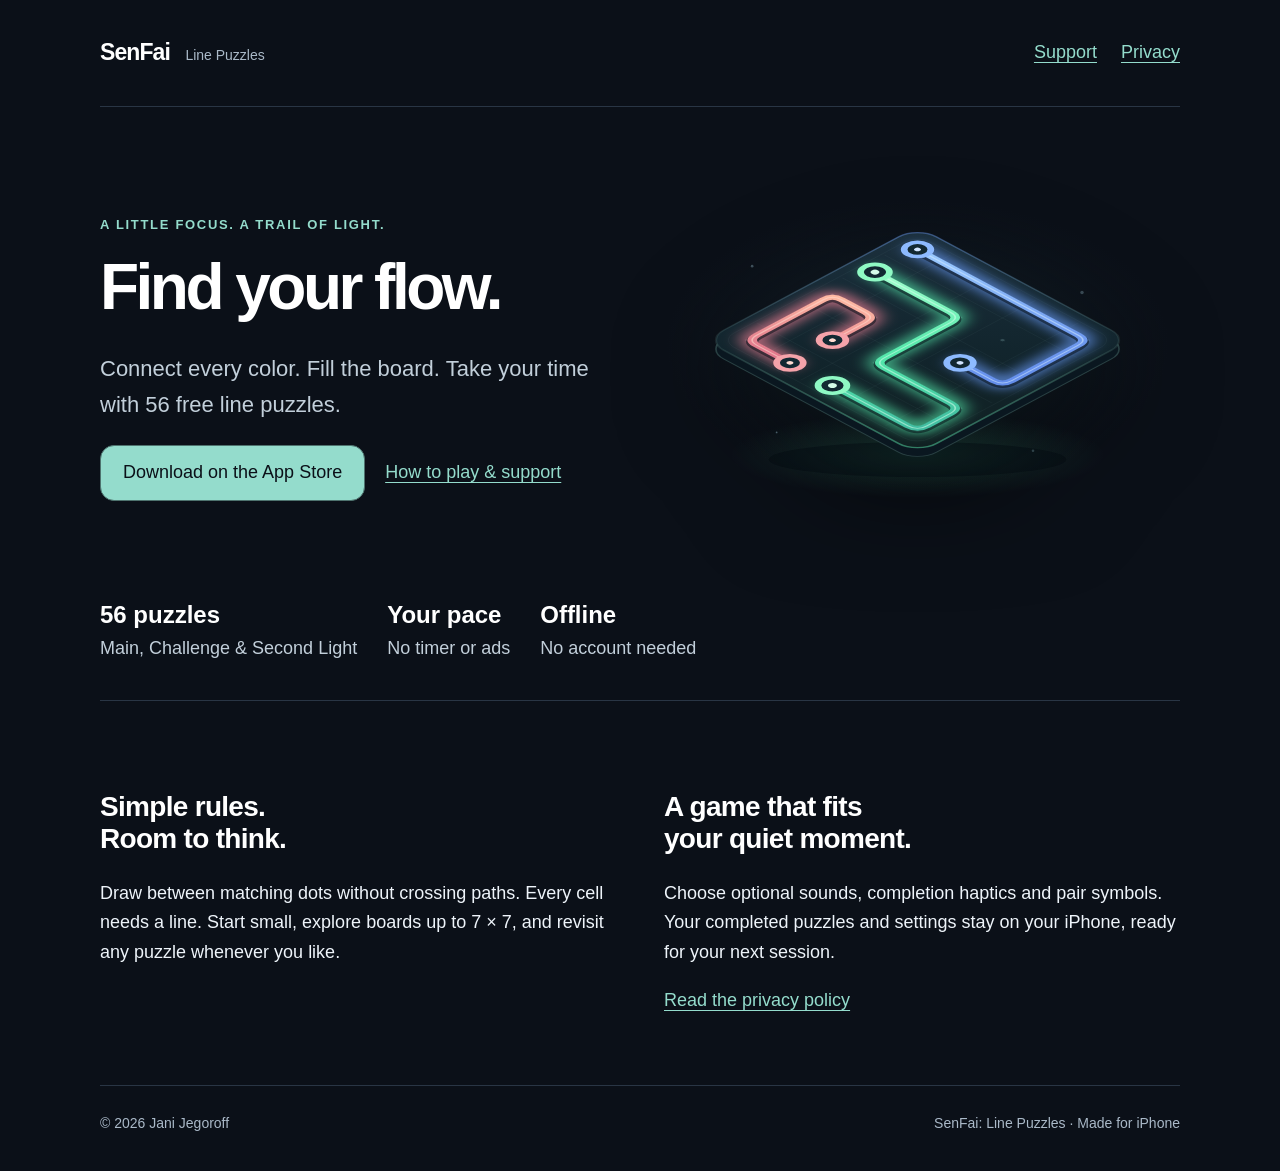
<file: index.html>
<!doctype html>
<html lang="en">
<head>
<meta charset="utf-8">
<meta name="viewport" content="width=device-width,initial-scale=1">
<meta name="description" content="A little focus. A trail of light. SenFai brings 56 free, offline line puzzles to iPhone.">
<meta name="referrer" content="strict-origin-when-cross-origin">
<title>Find your flow · SenFai</title>
<link rel="stylesheet" href="assets/site.css">
</head>
<body>
<a class="skip" href="#main">Skip to content</a>
<header>
<a class="brand" href="index.html">SenFai <span>Line Puzzles</span>
</a>
<nav aria-label="Main navigation">
<a href="support.html" >Support</a>
<a href="privacy.html" >Privacy</a>
</nav>
</header>
<main id="main">
<section class="hero">
<div>
<p class="eyebrow">A little focus. A trail of light.</p>
<h1>Find your flow.</h1>
<p class="lead">Connect every color. Fill the board. Take your time with 56 free line puzzles.</p>
<div class="hero-actions">
<a class="button" href="https://apps.apple.com/app/id6821340109">Download on the App Store</a>
<a href="support.html">How to play &amp; support</a>
</div>
</div>
<img src="assets/first-light.svg" alt="Glowing blue, coral and green paths across a floating puzzle board" width="600" height="360">
</section>
<div class="facts">
<div>
<strong>56 puzzles</strong>Main, Challenge &amp; Second Light</div>
<div>
<strong>Your pace</strong>No timer or ads</div>
<div>
<strong>Offline</strong>No account needed</div>
</div>
<section class="columns">
<div>
<h2>Simple rules.<br>Room to think.</h2>
<p>Draw between matching dots without crossing paths. Every cell needs a line. Start small, explore boards up to 7 × 7, and revisit any puzzle whenever you like.</p>
</div>
<div>
<h2>A game that fits<br>your quiet moment.</h2>
<p>Choose optional sounds, completion haptics and pair symbols. Your completed puzzles and settings stay on your iPhone, ready for your next session.</p>
<a href="privacy.html">Read the privacy policy</a>
</div>
</section>
</main>
<footer>
<span>© 2026 Jani Jegoroff</span>
<span>SenFai: Line Puzzles · Made for iPhone</span>
</footer>
</body>
</html>
</file>
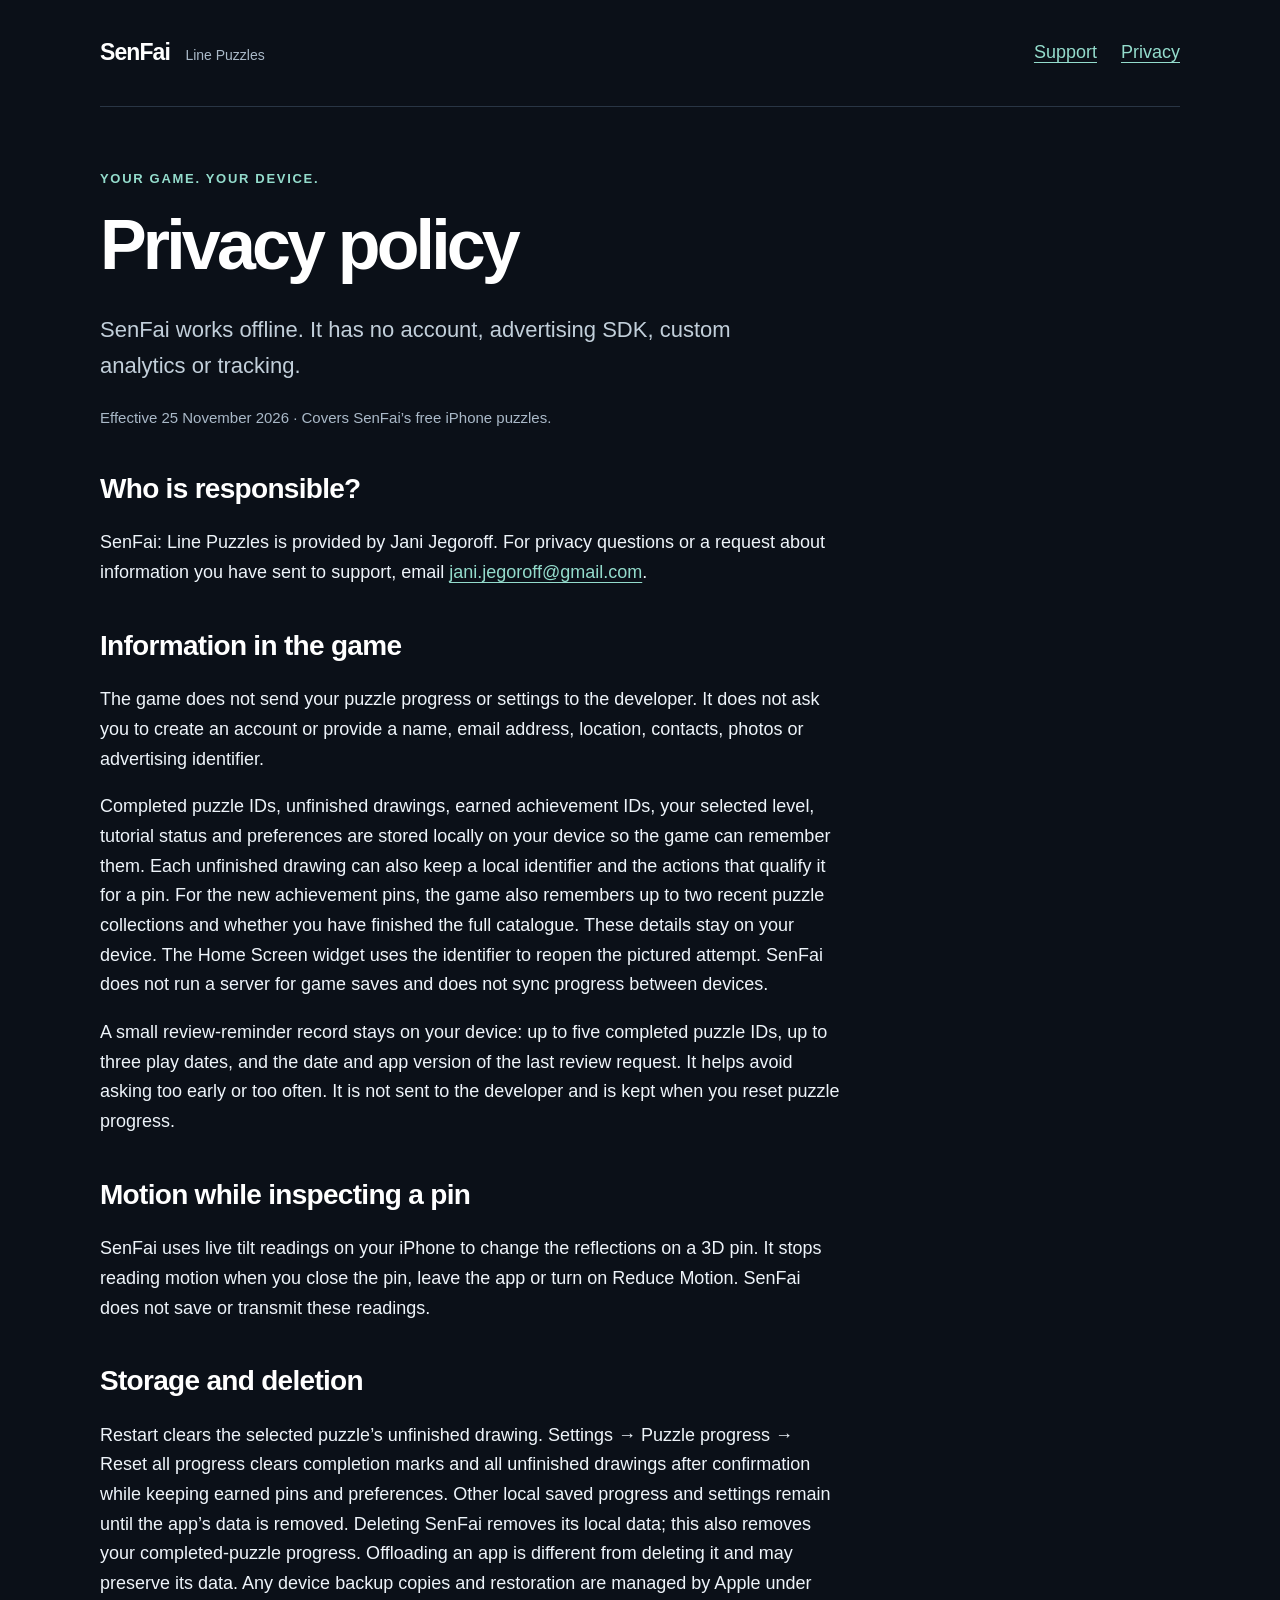
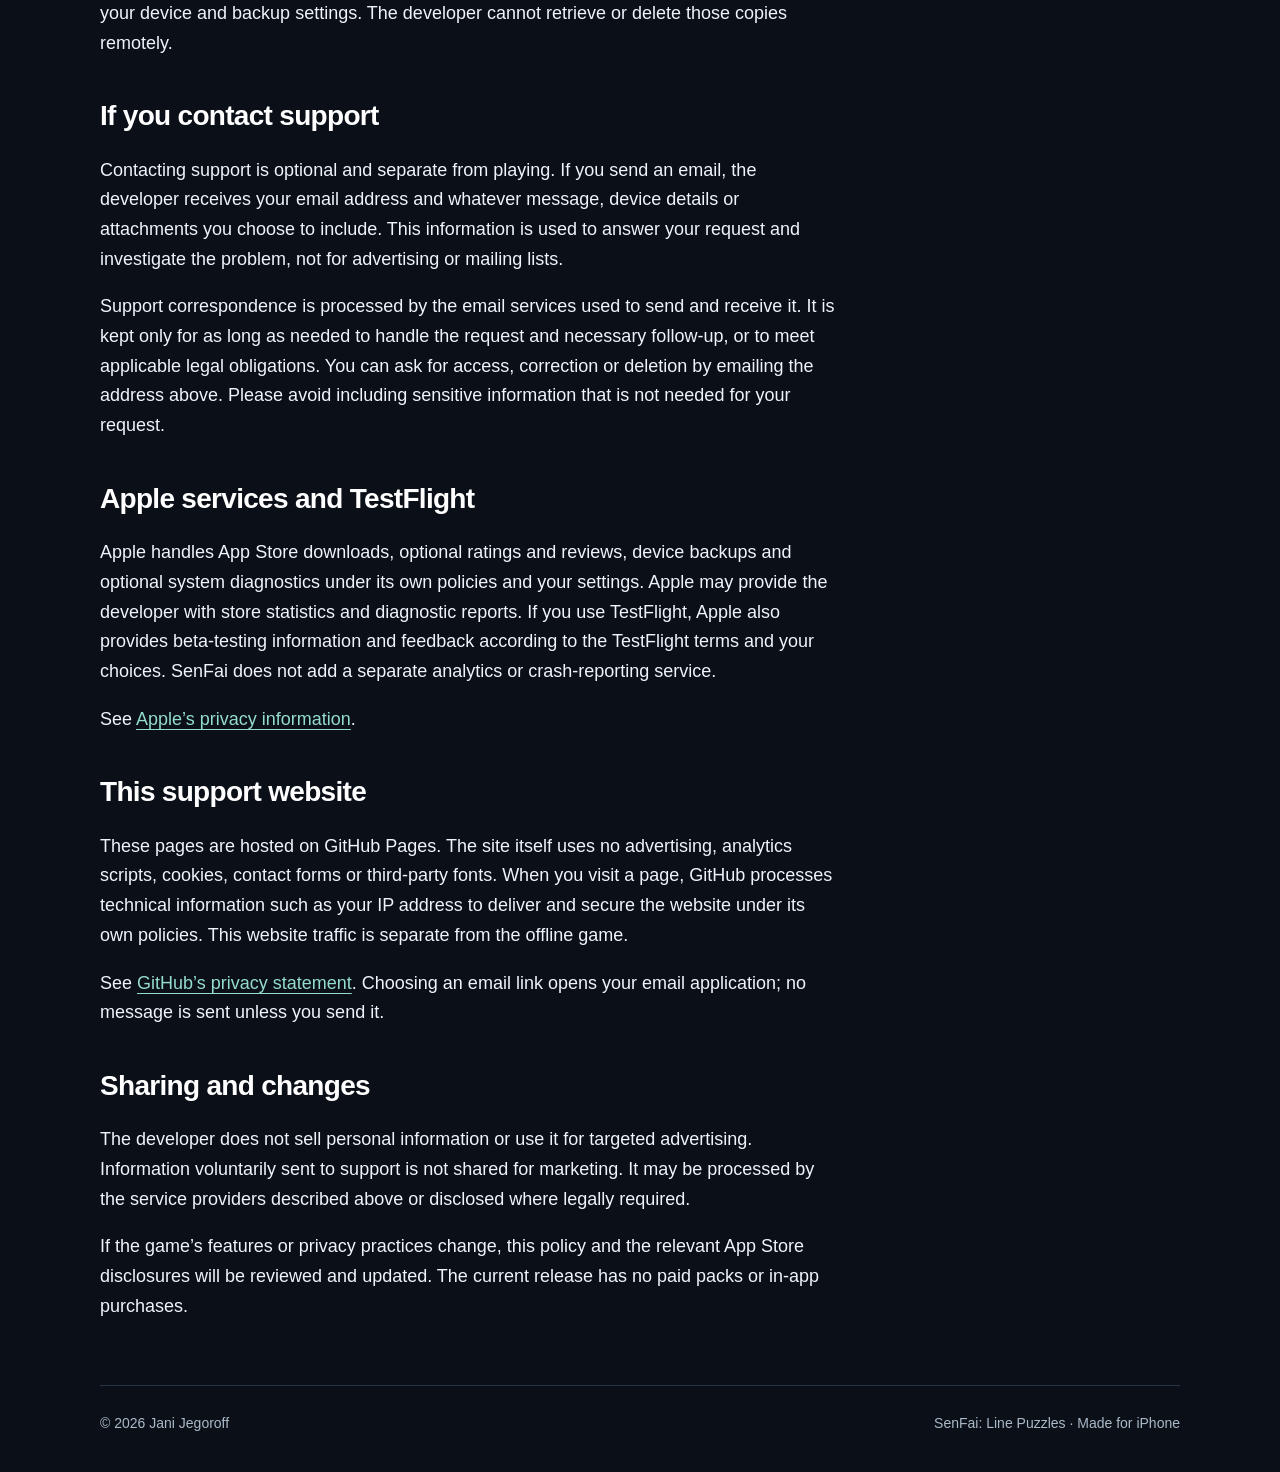
<file: privacy.html>
<!doctype html>
<html lang="en">
<head>
<meta charset="utf-8">
<meta name="viewport" content="width=device-width,initial-scale=1">
<meta name="description" content="How SenFai handles local game progress, optional support correspondence, Apple services and this website.">
<meta name="referrer" content="strict-origin-when-cross-origin">
<title>Privacy policy · SenFai</title>
<link rel="stylesheet" href="assets/site.css">
</head>
<body>
<a class="skip" href="#main">Skip to content</a>
<header>
<a class="brand" href="index.html">SenFai <span>Line Puzzles</span>
</a>
<nav aria-label="Main navigation">
<a href="support.html" >Support</a>
<a href="privacy.html" aria-current="page">Privacy</a>
</nav>
</header>
<main id="main">
<div class="page-title">
<p class="eyebrow">Your game. Your device.</p>
<h1>Privacy policy</h1>
<p class="lead">SenFai works offline. It has no account, advertising SDK, custom analytics or tracking.</p>
<p class="muted">Effective 25 November 2026 · Covers SenFai’s free iPhone puzzles.</p>
</div>
<article class="article">
<h2>Who is responsible?</h2>
<p>SenFai: Line Puzzles is provided by Jani Jegoroff. For privacy questions or a request about information you have sent to support, email <a href="mailto:jani.jegoroff@gmail.com?subject=SenFai%20privacy">jani.jegoroff@gmail.com</a>.</p>
<h2>Information in the game</h2>
<p>The game does not send your puzzle progress or settings to the developer. It does not ask you to create an account or provide a name, email address, location, contacts, photos or advertising identifier.</p>
<p>Completed puzzle IDs, unfinished drawings, earned achievement IDs, your selected level, tutorial status and preferences are stored locally on your device so the game can remember them. Each unfinished drawing can also keep a local identifier and the actions that qualify it for a pin. For the new achievement pins, the game also remembers up to two recent puzzle collections and whether you have finished the full catalogue. These details stay on your device. The Home Screen widget uses the identifier to reopen the pictured attempt. SenFai does not run a server for game saves and does not sync progress between devices.</p>
<p>A small review-reminder record stays on your device: up to five completed puzzle IDs, up to three play dates, and the date and app version of the last review request. It helps avoid asking too early or too often. It is not sent to the developer and is kept when you reset puzzle progress.</p>
<h2>Motion while inspecting a pin</h2>
<p>SenFai uses live tilt readings on your iPhone to change the reflections on a 3D pin. It stops reading motion when you close the pin, leave the app or turn on Reduce Motion. SenFai does not save or transmit these readings.</p>
<h2>Storage and deletion</h2>
<p>Restart clears the selected puzzle’s unfinished drawing. Settings → Puzzle progress → Reset all progress clears completion marks and all unfinished drawings after confirmation while keeping earned pins and preferences. Other local saved progress and settings remain until the app’s data is removed. Deleting SenFai removes its local data; this also removes your completed-puzzle progress. Offloading an app is different from deleting it and may preserve its data. Any device backup copies and restoration are managed by Apple under your device and backup settings. The developer cannot retrieve or delete those copies remotely.</p>
<h2>If you contact support</h2>
<p>Contacting support is optional and separate from playing. If you send an email, the developer receives your email address and whatever message, device details or attachments you choose to include. This information is used to answer your request and investigate the problem, not for advertising or mailing lists.</p>
<p>Support correspondence is processed by the email services used to send and receive it. It is kept only for as long as needed to handle the request and necessary follow-up, or to meet applicable legal obligations. You can ask for access, correction or deletion by emailing the address above. Please avoid including sensitive information that is not needed for your request.</p>
<h2>Apple services and TestFlight</h2>
<p>Apple handles App Store downloads, optional ratings and reviews, device backups and optional system diagnostics under its own policies and your settings. Apple may provide the developer with store statistics and diagnostic reports. If you use TestFlight, Apple also provides beta-testing information and feedback according to the TestFlight terms and your choices. SenFai does not add a separate analytics or crash-reporting service.</p>
<p>See <a href="https://www.apple.com/legal/privacy/">Apple’s privacy information</a>.</p>
<h2>This support website</h2>
<p>These pages are hosted on GitHub Pages. The site itself uses no advertising, analytics scripts, cookies, contact forms or third-party fonts. When you visit a page, GitHub processes technical information such as your IP address to deliver and secure the website under its own policies. This website traffic is separate from the offline game.</p>
<p>See <a href="https://docs.github.com/en/site-policy/privacy-policies/github-general-privacy-statement">GitHub’s privacy statement</a>. Choosing an email link opens your email application; no message is sent unless you send it.</p>
<h2>Sharing and changes</h2>
<p>The developer does not sell personal information or use it for targeted advertising. Information voluntarily sent to support is not shared for marketing. It may be processed by the service providers described above or disclosed where legally required.</p>
<p>If the game’s features or privacy practices change, this policy and the relevant App Store disclosures will be reviewed and updated. The current release has no paid packs or in-app purchases.</p>
</article>
</main>
<footer>
<span>© 2026 Jani Jegoroff</span>
<span>SenFai: Line Puzzles · Made for iPhone</span>
</footer>
</body>
</html>
</file>
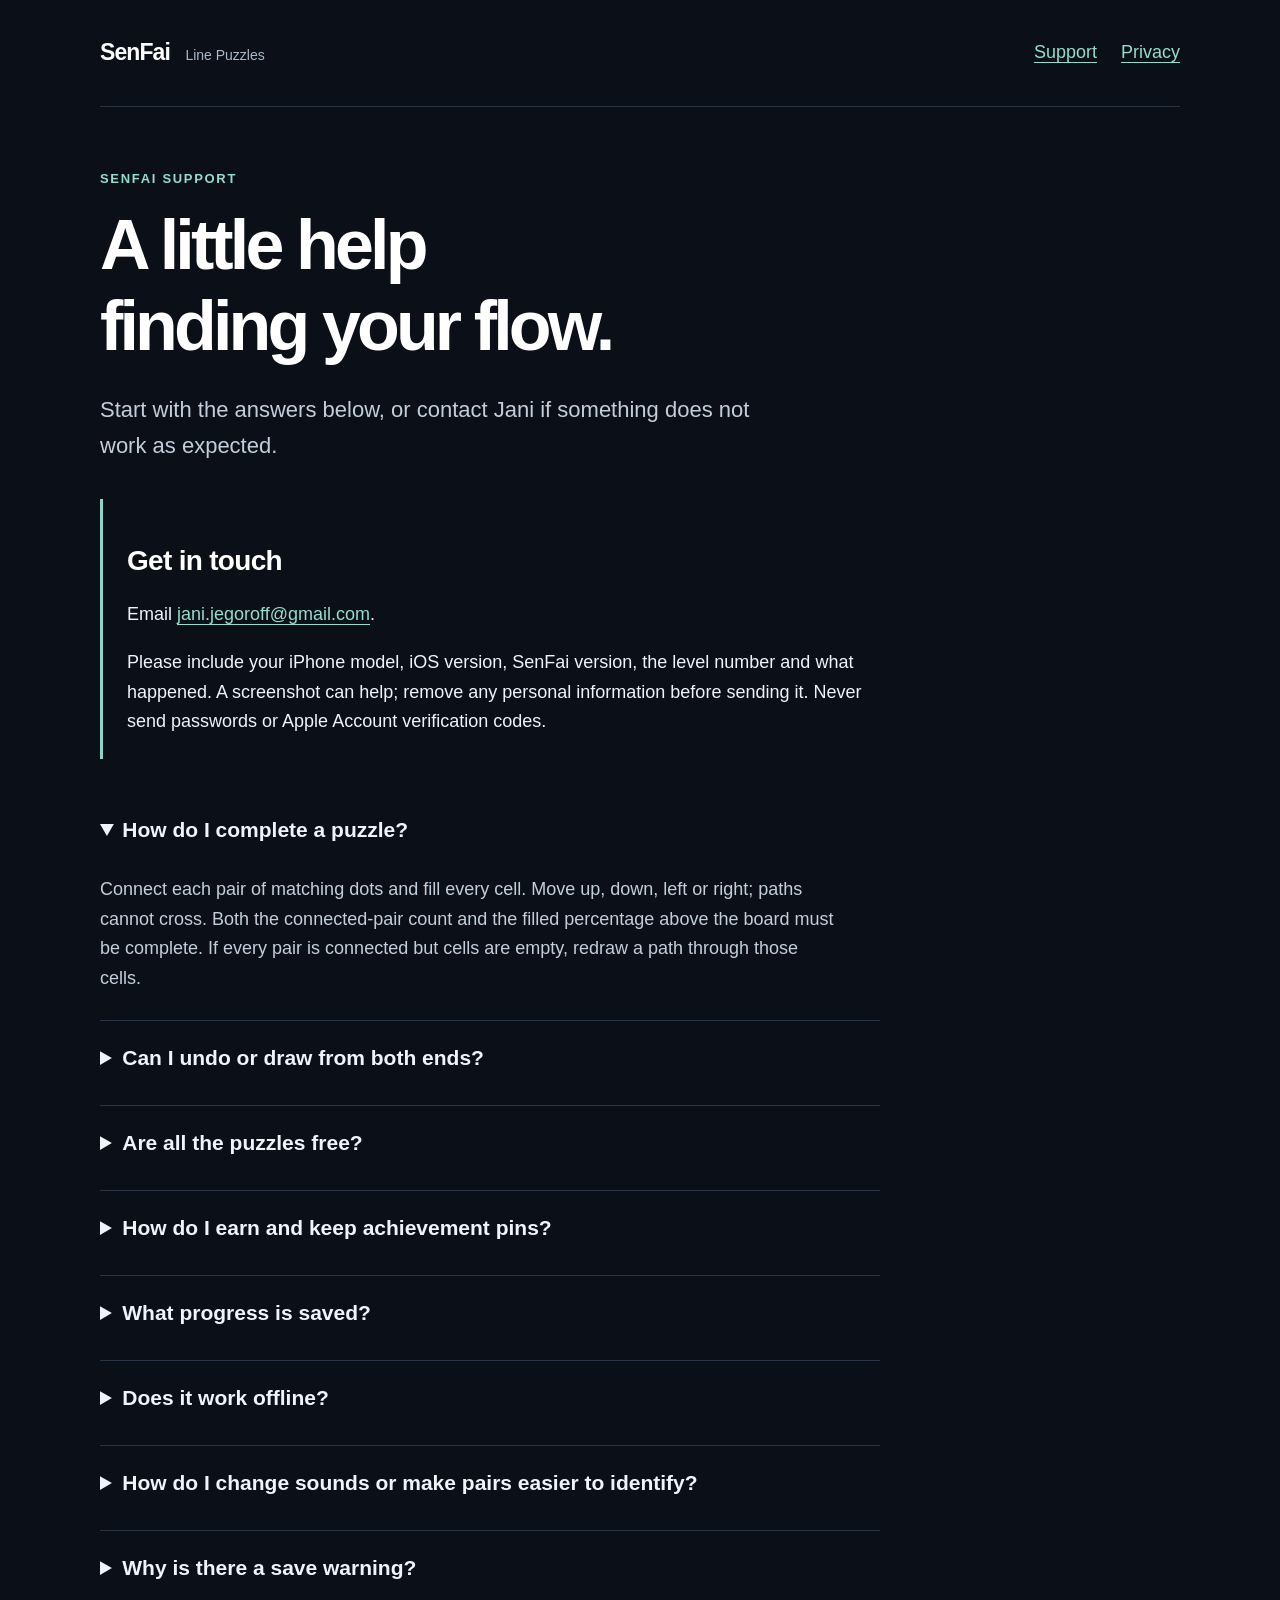
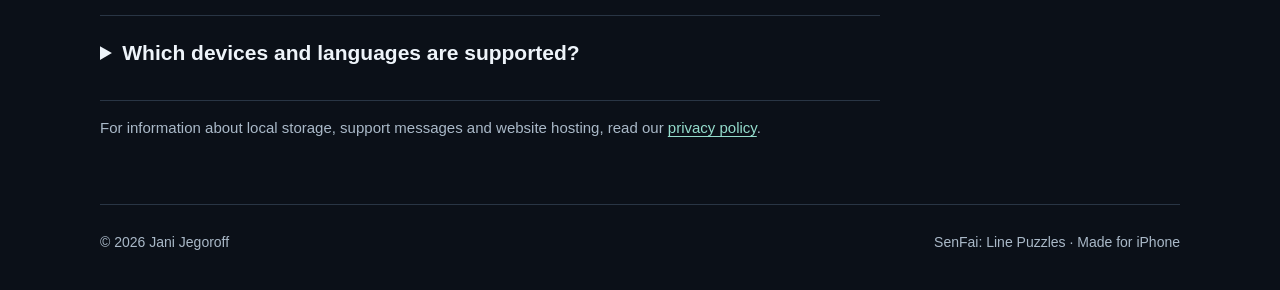
<file: support.html>
<!doctype html>
<html lang="en">
<head>
<meta charset="utf-8">
<meta name="viewport" content="width=device-width,initial-scale=1">
<meta name="description" content="Help with SenFai: Line Puzzles, including drawing, saved progress, settings and contacting the developer.">
<meta name="referrer" content="strict-origin-when-cross-origin">
<title>Support · SenFai</title>
<link rel="stylesheet" href="assets/site.css">
</head>
<body>
<a class="skip" href="#main">Skip to content</a>
<header>
<a class="brand" href="index.html">SenFai <span>Line Puzzles</span>
</a>
<nav aria-label="Main navigation">
<a href="support.html" aria-current="page">Support</a>
<a href="privacy.html" >Privacy</a>
</nav>
</header>
<main id="main">
<div class="page-title">
<p class="eyebrow">SenFai support</p>
<h1>A little help<br>finding your flow.</h1>
<p class="lead">Start with the answers below, or contact Jani if something does not work as expected.</p>
</div>
<div class="article">
<div class="contact">
<h2>Get in touch</h2>
<p>Email <a href="mailto:jani.jegoroff@gmail.com?subject=SenFai%20support">jani.jegoroff@gmail.com</a>.</p>
<p>Please include your iPhone model, iOS version, SenFai version, the level number and what happened. A screenshot can help; remove any personal information before sending it. Never send passwords or Apple Account verification codes.</p>
</div>
<details open>
<summary>How do I complete a puzzle?</summary>
<p>Connect each pair of matching dots and fill every cell. Move up, down, left or right; paths cannot cross. Both the connected-pair count and the filled percentage above the board must be complete. If every pair is connected but cells are empty, redraw a path through those cells.</p>
</details>
<details>
<summary>Can I undo or draw from both ends?</summary>
<p>Trace backward to erase part of your line. You can lift your finger, draw from the other matching dot and join the two loose tips. Touching an endpoint of a completed pair restarts that pair.</p>
<p>Undo reverses your last drawing gesture or Restart. Redo puts it back. Up to 50 edits are kept for the active puzzle; a new drawing edit replaces the Redo branch. Restart clears only that puzzle’s drawing and can be undone while the puzzle is unfinished. Completion marks and settings stay intact.</p>
<p>Solving a puzzle ends its Undo history. Restarting a solved board begins a fresh replay. Your unfinished drawing is saved, but Undo/Redo history resets when you switch puzzles or the app closes. Opening Settings or How to play keeps history while the app remains open. Reset all progress is still permanent after confirmation.</p>
</details>
<details>
<summary>Are all the puzzles free?</summary>
<p>Yes. All 56 puzzles are free: the original 32 Main and 12 Challenge puzzles, plus 12 Second Light puzzles added in version 1.5. Every puzzle is selectable and replay is unlimited. There are no ads, subscriptions or purchases in this release.</p>
</details>
<details>
<summary>How do I earn and keep achievement pins?</summary>
<p>Open Achievements on Home to see 19 regular pins and their hints. Back to Square One is a separate bonus for finishing the full puzzle collection and then choosing to reset your progress. A pin can recognise a milestone, a drawing technique or a feature you try. You can earn them offline, including on replays. Earned pins stay in your collection when you reset puzzle progress.</p>
<p>Tap an earned pin to inspect it. On iOS 18 or later, tilt your iPhone to catch the light on the enamel and drag sideways to read the name on the back. With Reduce Motion on, tap the pin to flip it. On iOS 16 and 17, tap to switch between the illustration and its name. Pull down or tap Done to return to your collection.</p>
</details>
<details>
<summary>What progress is saved?</summary>
<p>Completed puzzles, unfinished drawings for each level, the selected level, tutorial status and settings are saved on your device. Return to a puzzle to resume it after closing the app or switching levels. Drawing is saved after you lift your finger and when leaving or backgrounding the game; an abrupt interruption before a save finishes can lose the latest stroke. Completed puzzles remain marked.</p>
<p>Settings → Puzzle progress → Reset all progress clears every completion mark and unfinished drawing after confirmation, while keeping your earned pins and settings. Restart clears only the selected puzzle’s drawing.</p>
<p>SenFai does not have an account or cloud-sync service. Progress does not sync between devices. Deleting the app removes its local save; do not delete it as a troubleshooting step if you want to keep your progress. Device backups and restoration are controlled by Apple and are not a SenFai recovery service.</p>
</details>
<details>
<summary>Does it work offline?</summary>
<p>Yes. The puzzles, artwork and sounds are included in the app. No internet connection is needed to play. Viewing this website, contacting support and downloading app updates use your internet connection.</p>
</details>
<details>
<summary>How do I change sounds or make pairs easier to identify?</summary>
<p>Open Settings to turn on Sound, Completion haptics or Pair symbols. Symbols add matching shapes to dots and unfinished line tips. SenFai follows your iPhone’s text-size and Reduce Motion settings. Gameplay requires drawing on the visual board; VoiceOver gameplay is not currently supported.</p>
</details>
<details>
<summary>Why is there a save warning?</summary>
<p>If the latest progress could not be saved, use Retry save when shown. If a saved record could not be opened, SenFai avoids overwriting it; close and reopen the app once, then contact support if the warning remains. Do not delete the app to troubleshoot a save warning.</p>
</details>
<details>
<summary>Which devices and languages are supported?</summary>
<p>SenFai is made for iPhone running iOS 16 or later. The interface and instructions are in English. The current release has no Game Center, multiplayer or cross-device progress.</p>
</details>
<p class="muted">For information about local storage, support messages and website hosting, read our <a href="privacy.html">privacy policy</a>.</p>
</div>
</main>
<footer>
<span>© 2026 Jani Jegoroff</span>
<span>SenFai: Line Puzzles · Made for iPhone</span>
</footer>
</body>
</html>
</file>
<file: assets/site.css>
*{
  box-sizing:border-box
}
html{
  color-scheme:dark;
  scroll-behavior:smooth
}
body{
  margin:0;
  background:#0b1018;
  color:#eef4fa;
  font:18px/1.65 -apple-system,BlinkMacSystemFont,"Segoe UI",sans-serif
}
a{
  color:#94dccc;
  text-underline-offset:.2em
}
a:hover{
  color:#c6fff1
}
a:focus-visible,summary:focus-visible{
  outline:3px solid #94dccc;
  outline-offset:6px
}
header,main,footer{
  width:min(1080px,calc(100% - 48px));
  margin:auto
}
header{
  display:flex;
  align-items:center;
  justify-content:space-between;
  gap:24px;
  padding:30px 0;
  border-bottom:1px solid #293544
}
nav{
  display:flex;
  gap:24px;
  flex-wrap:wrap
}
nav a{
  padding:8px 0
}
.brand{
  font-size:23px;
  font-weight:750;
  letter-spacing:-.04em;
  color:#fff;
  text-decoration:none
}
.brand span{
  font-size:14px;
  font-weight:450;
  letter-spacing:0;
  color:#aab9c8;
  margin-left:10px
}
.eyebrow{
  color:#94dccc;
  font-size:13px;
  font-weight:650;
  letter-spacing:.13em;
  text-transform:uppercase
}
h1,h2,h3{
  line-height:1.15;
  color:#fff
}
h1{
  font-size:clamp(40px,6vw,70px);
  letter-spacing:-.055em;
  margin:16px 0 26px;
  max-width:850px
}
h2{
  font-size:28px;
  letter-spacing:-.025em;
  margin-top:42px
}
h3{
  font-size:21px
}
p{
  max-width:740px
}
.lead{
  font-size:22px;
  color:#c2cfda;
  max-width:660px
}
.hero{
  display:grid;
  grid-template-columns:1fr 1fr;
  align-items:center;
  gap:30px;
  padding:64px 0 40px
}
.hero img{
  width:100%;
  filter:drop-shadow(0 30px 45px #0008)
}
.hero h1{
  font-size:clamp(44px,5vw,68px)
}
.hero-actions{
  display:flex;
  flex-wrap:wrap;
  align-items:center;
  gap:4px 20px
}
.hero-actions a{
  display:inline-flex;
  align-items:center;
  min-height:44px
}
.hero-actions .button{
  margin:0;
  background:#94dccc;
  color:#0b1018
}
.hero-actions .button:hover{
  background:#c6fff1
}
.facts{
  display:flex;
  gap:30px;
  flex-wrap:wrap;
  padding:24px 0 36px;
  border-bottom:1px solid #293544;
  color:#c2cfda
}
.facts strong{
  display:block;
  font-size:24px;
  color:#fff
}
.page-title{
  padding-top:48px
}
.article{
  max-width:780px;
  margin:0 0 64px
}
.article ul{
  padding-left:24px
}
.contact{
  border-left:3px solid #8ed5c6;
  padding:4px 0 4px 24px;
  margin:34px 0
}
.contact a{
  overflow-wrap:anywhere
}
.button{
  display:inline-block;
  border:1px solid #4e736e;
  border-radius:14px;
  padding:12px 22px;
  text-decoration:none;
  color:#c2ffeb;
  margin:8px 12px 8px 0
}
.columns{
  display:grid;
  grid-template-columns:1fr 1fr;
  gap:48px;
  margin:48px 0 70px
}
details{
  border-bottom:1px solid #293544;
  padding:20px 0
}
summary{
  font-size:21px;
  font-weight:650;
  cursor:pointer;
  min-height:44px;
  display:list-item
}
details p{
  color:#c2cfda;
  margin-bottom:6px
}
.muted{
  color:#aab9c8;
  font-size:15px
}
footer{
  border-top:1px solid #293544;
  padding:26px 0 36px;
  font-size:14px;
  color:#aab9c8;
  display:flex;
  justify-content:space-between;
  gap:20px;
  flex-wrap:wrap
}
.skip{
  position:absolute;
  left:12px;
  top:-90px;
  background:#fff;
  color:#000;
  padding:12px;
  z-index:9
}
.skip:focus{
  top:8px
}
@media(max-width:680px){
  body{
    font-size:17px
  }
  header,main,footer{
    width:calc(100% - 36px)
  }
  header{
    align-items:flex-start;
    gap:12px;
    flex-direction:column;
    padding:22px 0
  }
  .brand span{
    display:block;
    margin-left:0
  }
  nav{
    gap:24px
  }
  .hero{
    grid-template-columns:1fr;
    padding-top:36px;
    gap:0
  }
  .hero img{
    max-height:260px
  }
  .hero h1{
    font-size:52px
  }
  .facts{
    gap:24px
  }
  .columns{
    grid-template-columns:1fr;
    gap:8px;
    margin-top:24px
  }
  h2{
    font-size:25px
  }
  .page-title{
    padding-top:32px
  }
  .lead{
    font-size:20px
  }
}
@media(prefers-reduced-motion:reduce){
  html{
    scroll-behavior:auto
  }
}
</file>
